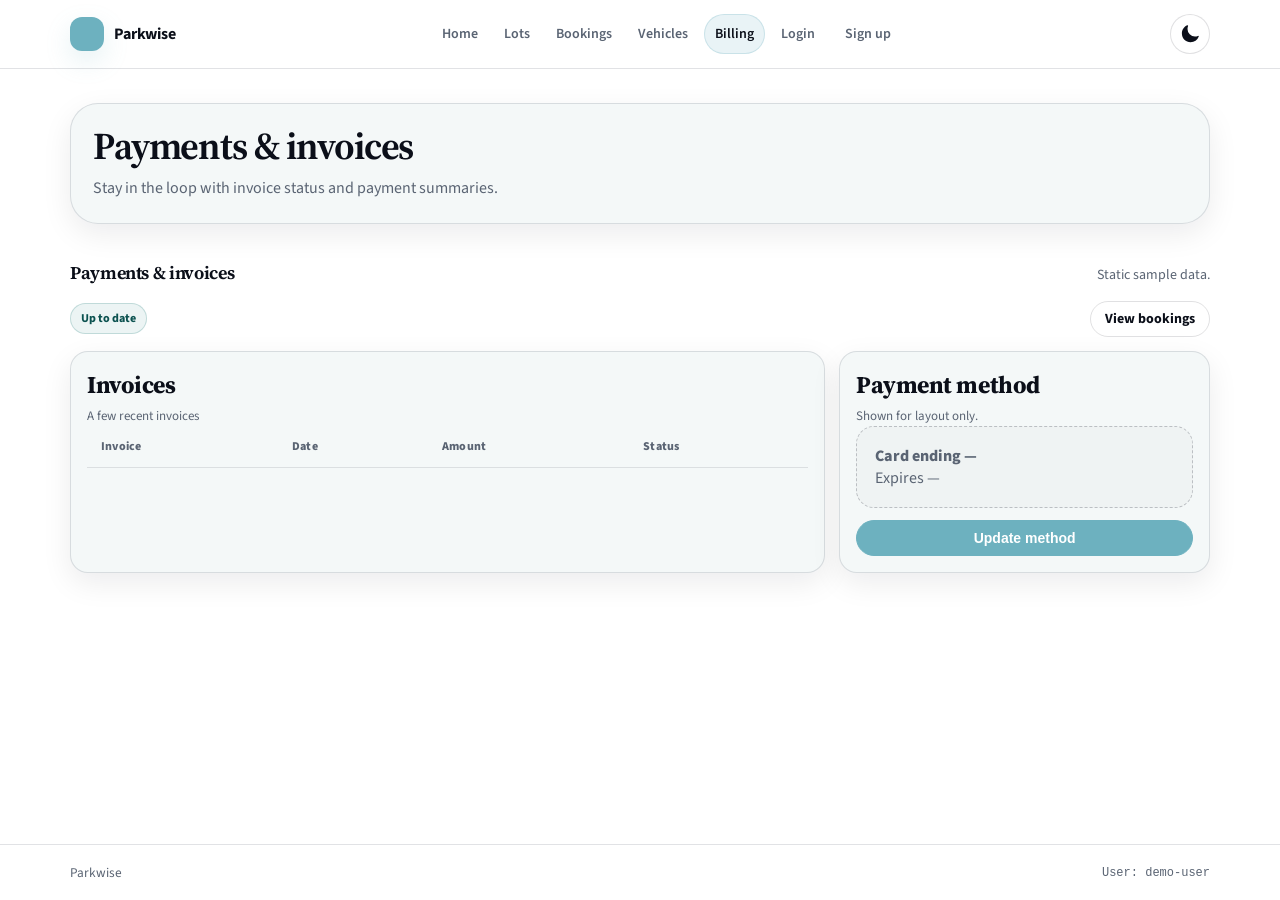
<file: billing.html>
<!doctype html>
<html lang="en">
  <head>
    <meta charset="UTF-8" />
    <meta name="viewport" content="width=device-width, initial-scale=1.0" />
    <meta name="color-scheme" content="light" />
    <title>Billing — Parkwise</title>
    <meta name="description" content="Payments and invoices." />
    <link rel="preconnect" href="https://fonts.googleapis.com" />
    <link rel="preconnect" href="https://fonts.gstatic.com" crossorigin />
    <link
      href="https://fonts.googleapis.com/css2?family=Source+Sans+3:wght@400;600;700&family=Source+Serif+4:wght@500;650;700&display=swap"
      rel="stylesheet"
    />
    <link rel="stylesheet" href="./styles.css" />
  </head>
  <body>
    <a class="skip-link" href="#main">Skip to content</a>
    <div class="app-shell">
      <header class="topbar">
        <div class="container">
          <div class="topbar-inner">
            <a class="brand" href="./index.html">
              <span class="brand-mark" aria-hidden="true"></span>
              <span>Parkwise</span>
            </a>
            <nav class="nav" aria-label="Primary">
              <a href="./index.html">Home</a>
              <a href="./lots.html">Lots</a>
              <a href="./bookings.html">Bookings</a>
              <a href="./vehicles.html">Vehicles</a>
              <a href="./billing.html" aria-current="page">Billing</a>
            </nav>
          </div>
        </div>
      </header>

      <main id="main">
        <section class="page-hero">
          <div class="container">
            <div class="page-hero-card">
              <h1 class="page-hero-title">Payments &amp; invoices</h1>
              <p class="page-hero-sub">Stay in the loop with invoice status and payment summaries.</p>
            </div>
          </div>
        </section>

        <section class="section">
          <div class="container">
            <div class="section-head">
              <h1 class="section-title">Payments &amp; invoices</h1>
              <p class="section-sub">Static sample data.</p>
            </div>

            <div class="toolbar">
              <div class="toolbar-left">
                <span class="badge badge--success">Up to date</span>
              </div>
              <div class="toolbar-right">
                <a class="btn btn--ghost" href="./bookings.html">View bookings</a>
              </div>
            </div>

            <div class="grid">
              <div class="card grid-span-8">
                <div class="card-body">
                  <h2 class="card-title">Invoices</h2>
                  <p class="card-meta">A few recent invoices</p>
                  <table class="table" aria-label="Invoices table">
                    <thead>
                      <tr>
                        <th>Invoice</th>
                        <th>Date</th>
                        <th>Amount</th>
                        <th>Status</th>
                      </tr>
                    </thead>
                    <tbody data-invoices-list>
                    </tbody>
                  </table>
                </div>
              </div>

              <div class="card grid-span-4">
                <div class="card-body">
                  <h2 class="card-title">Payment method</h2>
                  <p class="card-meta">Shown for layout only.</p>
                  <div class="empty" data-payment-summary>
                    <div class="font-weight-800">Card ending —</div>
                    <div>Expires —</div>
                  </div>
                  <div class="card-row">
                    <button class="btn btn--block btn--primary" type="button" data-action="update-payment">Update method</button>
                  </div>
                </div>
              </div>
            </div>
          </div>
        </section>
      </main>

      <footer class="footer">
        <div class="container">
          <div class="footer-inner">
            <small>Parkwise</small>
            <small class="mono">User: demo-user</small>
          </div>
        </div>
      </footer>
    </div>
    <script type="module" src="./js/main.js"></script>
  </body>
</html>
</file>
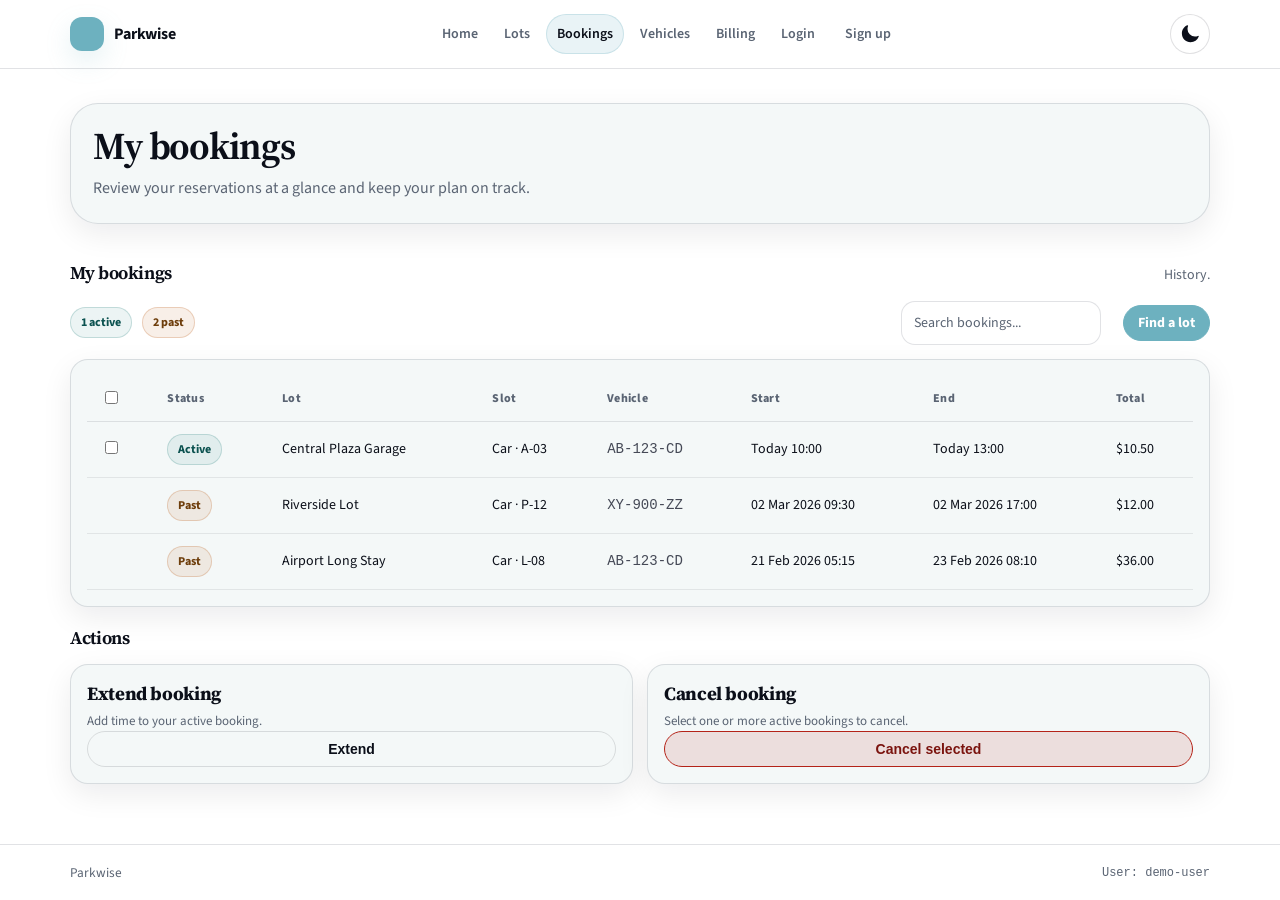
<file: bookings.html>
<!doctype html>
<html lang="en">
  <head>
    <meta charset="UTF-8" />
    <meta name="viewport" content="width=device-width, initial-scale=1.0" />
    <meta name="color-scheme" content="light" />
    <title>Bookings — Parkwise</title>
    <meta name="description" content="Your bookings." />
    <link rel="preconnect" href="https://fonts.googleapis.com" />
    <link rel="preconnect" href="https://fonts.gstatic.com" crossorigin />
    <link
      href="https://fonts.googleapis.com/css2?family=Source+Sans+3:wght@400;600;700&family=Source+Serif+4:wght@500;650;700&display=swap"
      rel="stylesheet"
    />
    <link rel="stylesheet" href="./styles.css" />
  </head>
  <body>
    <a class="skip-link" href="#main">Skip to content</a>
    <div class="app-shell">
      <header class="topbar">
        <div class="container">
          <div class="topbar-inner">
            <a class="brand" href="./index.html">
              <span class="brand-mark" aria-hidden="true"></span>
              <span>Parkwise</span>
            </a>
            <nav class="nav" aria-label="Primary">
              <a href="./index.html">Home</a>
              <a href="./lots.html">Lots</a>
              <a href="./bookings.html" aria-current="page">Bookings</a>
              <a href="./vehicles.html">Vehicles</a>
              <a href="./billing.html">Billing</a>
            </nav>
          </div>
        </div>
      </header>

      <main id="main">
        <section class="page-hero">
          <div class="container">
            <div class="page-hero-card">
              <h1 class="page-hero-title">My bookings</h1>
              <p class="page-hero-sub">Review your reservations at a glance and keep your plan on track.</p>
            </div>
          </div>
        </section>

        <section class="section">
          <div class="container">
            <div class="section-head">
              <h1 class="section-title">My bookings</h1>
              <p class="section-sub">History.</p>
            </div>

            <div class="toolbar">
              <div class="toolbar-left">
                <span class="badge badge--success">1 active</span>
                <span class="badge badge--warning">2 past</span>
              </div>
              <div class="toolbar-right">
                <div class="field margin-right-12">
                  <input type="text" class="control min-width-200" placeholder="Search bookings..." data-bookings-search>
                </div>
                <a class="btn btn--primary" href="./lots.html">Find a lot</a>
              </div>
            </div>

            <div class="card">
              <div class="card-body">
                <table class="table" aria-label="Bookings table">
                  <thead>
                    <tr>
                      <th>
                        <input
                          type="checkbox"
                          aria-label="Select all active bookings"
                          data-action="select-all-active-bookings"
                        />
                      </th>
                      <th>Status</th>
                      <th>Lot</th>
                      <th>Slot</th>
                      <th>Vehicle</th>
                      <th>Start</th>
                      <th>End</th>
                      <th>Total</th>
                    </tr>
                  </thead>
                  <tbody data-bookings-list>
                  </tbody>
                </table>
              </div>
            </div>

            <div class="section-head margin-top-18">
              <h2 class="section-title">Actions</h2>
            </div>
            <div class="grid">
              <div class="card grid-span-6">
                <div class="card-body">
                  <h3 class="card-title">Extend booking</h3>
                  <p class="card-meta">Add time to your active booking.</p>
                  <button class="btn btn--block btn--ghost" type="button" data-action="extend-booking">Extend</button>
                </div>
              </div>
              <div class="card grid-span-6">
                <div class="card-body">
                  <h3 class="card-title">Cancel booking</h3>
                  <p class="card-meta">Select one or more active bookings to cancel.</p>
                  <button class="btn btn--block btn--danger" type="button" data-action="cancel-booking">Cancel selected</button>
                </div>
              </div>
            </div>
          </div>
        </section>
      </main>

      <footer class="footer">
        <div class="container">
          <div class="footer-inner">
            <small>Parkwise</small>
            <small class="mono">User: demo-user</small>
          </div>
        </div>
      </footer>
    </div>
    <script type="module" src="./js/main.js"></script>
  </body>
</html>
</file>
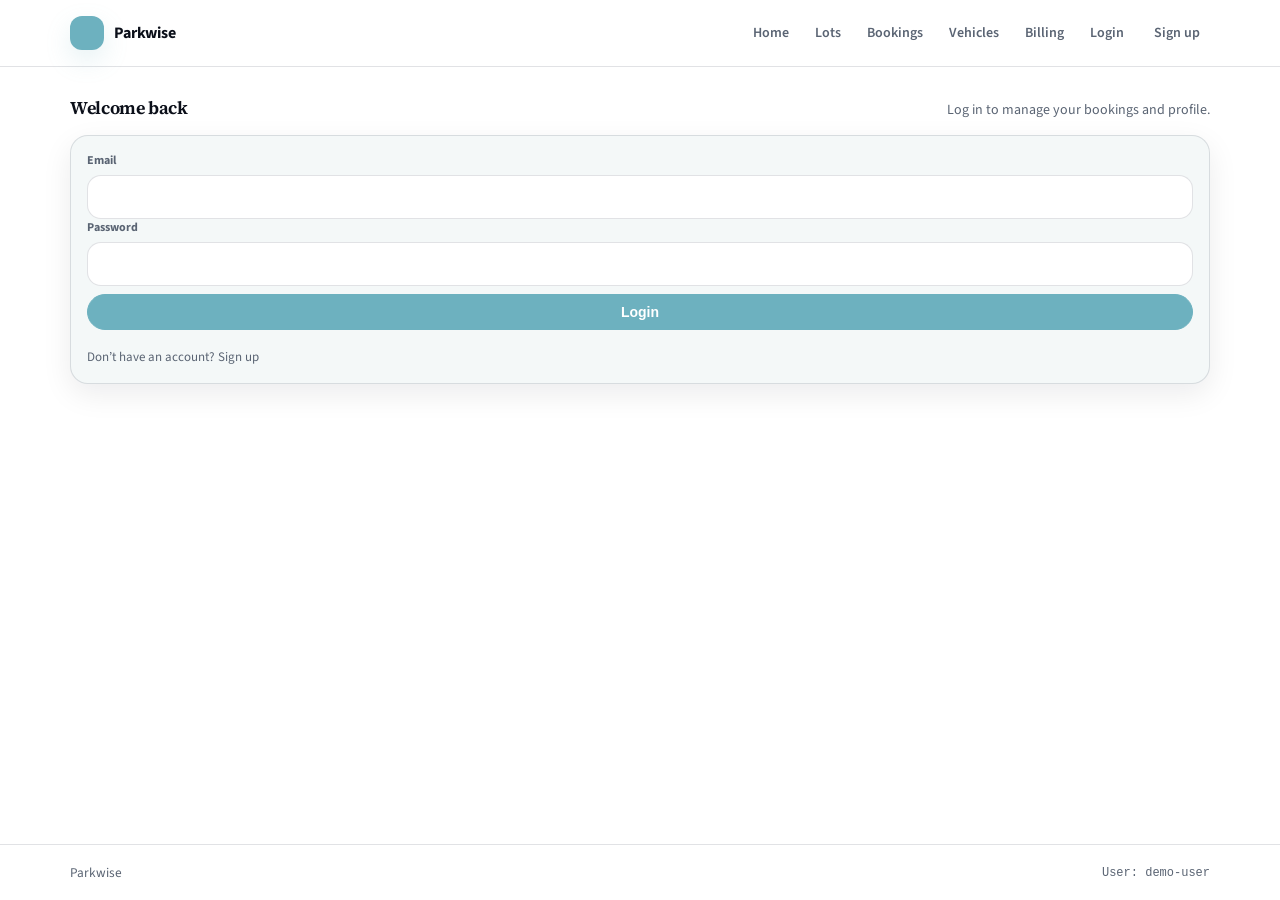
<file: login.html>
<!doctype html>
<html lang="en">
  <head>
    <meta charset="UTF-8" />
    <meta name="viewport" content="width=device-width, initial-scale=1.0" />
    <meta name="color-scheme" content="light" />
    <title>Login — Parkwise</title>
    <link rel="preconnect" href="https://fonts.googleapis.com" />
    <link rel="preconnect" href="https://fonts.gstatic.com" crossorigin />
    <link
      href="https://fonts.googleapis.com/css2?family=Source+Sans+3:wght@400;600;700&family=Source+Serif+4:wght@500;650;700&display=swap"
      rel="stylesheet"
    />
    <link rel="stylesheet" href="./styles.css" />
  </head>
  <body>
    <a class="skip-link" href="#main">Skip to content</a>
    <div class="app-shell">
      <header class="topbar">
        <div class="container">
          <div class="topbar-inner">
            <a class="brand" href="./index.html">
              <span class="brand-mark" aria-hidden="true"></span>
              <span>Parkwise</span>
            </a>

            <nav class="nav" aria-label="Primary">
              <a href="./index.html">Home</a>
              <a href="./lots.html">Lots</a>
              <a href="./bookings.html">Bookings</a>
              <a href="./vehicles.html">Vehicles</a>
              <a href="./billing.html">Billing</a>
            </nav>
          </div>
        </div>
      </header>

      <main id="main">
        <section class="section">
          <div class="container container--narrow">
            <div class="section-head">
              <h1 class="section-title">Welcome back</h1>
              <p class="section-sub">Log in to manage your bookings and profile.</p>
            </div>

            <div class="card">
              <div class="card-body">
                <form data-auth-login-form>
                  <div class="field">
                    <label for="email">Email</label>
                    <input id="email" name="email" type="email" class="control" required />
                  </div>
                  <div class="field">
                    <label for="password">Password</label>
                    <input id="password" name="password" type="password" class="control" required />
                  </div>
                  <div class="field margin-top-8">
                    <button type="submit" class="btn btn--primary btn--block">Login</button>
                  </div>
                  <div class="field margin-top-18">
                    <p class="card-meta">
                      Don’t have an account? <a href="./signup.html">Sign up</a>
                    </p>
                  </div>
                  <div class="field margin-top-10">
                    <div data-auth-message class="card-meta"></div>
                  </div>
                </form>
              </div>
            </div>
          </div>
        </section>
      </main>

      <footer class="footer">
        <div class="container">
          <div class="footer-inner">
            <small>Parkwise</small>
            <small class="mono">User: demo-user</small>
          </div>
        </div>
      </footer>
    </div>

    <script type="module">
      import { initAuthNav, initLoginForm } from "./js/lib/auth.js";
      initAuthNav();
      initLoginForm();
    </script>
  </body>
</html>
</file>
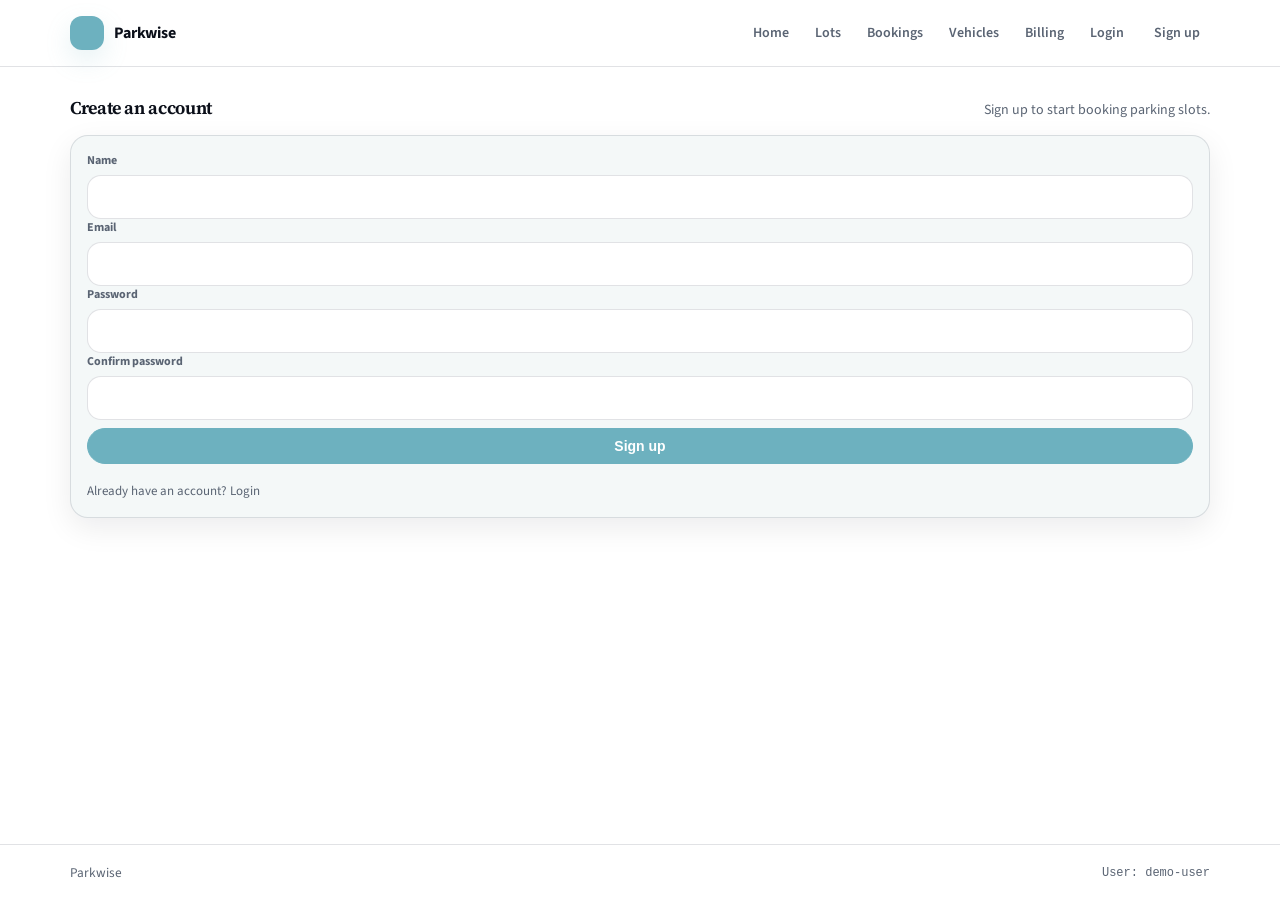
<file: signup.html>
<!doctype html>
<html lang="en">
  <head>
    <meta charset="UTF-8" />
    <meta name="viewport" content="width=device-width, initial-scale=1.0" />
    <meta name="color-scheme" content="light" />
    <title>Sign up — Parkwise</title>
    <link rel="preconnect" href="https://fonts.googleapis.com" />
    <link rel="preconnect" href="https://fonts.gstatic.com" crossorigin />
    <link
      href="https://fonts.googleapis.com/css2?family=Source+Sans+3:wght@400;600;700&family=Source+Serif+4:wght@500;650;700&display=swap"
      rel="stylesheet"
    />
    <link rel="stylesheet" href="./styles.css" />
  </head>
  <body>
    <a class="skip-link" href="#main">Skip to content</a>
    <div class="app-shell">
      <header class="topbar">
        <div class="container">
          <div class="topbar-inner">
            <a class="brand" href="./index.html">
              <span class="brand-mark" aria-hidden="true"></span>
              <span>Parkwise</span>
            </a>

            <nav class="nav" aria-label="Primary">
              <a href="./index.html">Home</a>
              <a href="./lots.html">Lots</a>
              <a href="./bookings.html">Bookings</a>
              <a href="./vehicles.html">Vehicles</a>
              <a href="./billing.html">Billing</a>
            </nav>
          </div>
        </div>
      </header>

      <main id="main">
        <section class="section">
          <div class="container container--narrow">
            <div class="section-head">
              <h1 class="section-title">Create an account</h1>
              <p class="section-sub">Sign up to start booking parking slots.</p>
            </div>

            <div class="card">
              <div class="card-body">
                <form data-auth-signup-form>
                  <div class="field">
                    <label for="name">Name</label>
                    <input id="name" name="name" type="text" class="control" required />
                  </div>
                  <div class="field">
                    <label for="email">Email</label>
                    <input id="email" name="email" type="email" class="control" required />
                  </div>
                  <div class="field">
                    <label for="password">Password</label>
                    <input id="password" name="password" type="password" class="control" required />
                  </div>
                  <div class="field">
                    <label for="confirmPassword">Confirm password</label>
                    <input id="confirmPassword" name="confirmPassword" type="password" class="control" required />
                  </div>
                  <div class="field margin-top-8">
                    <button type="submit" class="btn btn--primary btn--block">Sign up</button>
                  </div>
                  <div class="field margin-top-18">
                    <p class="card-meta">
                      Already have an account? <a href="./login.html">Login</a>
                    </p>
                  </div>
                  <div class="field margin-top-10">
                    <div data-auth-message class="card-meta"></div>
                  </div>
                </form>
              </div>
            </div>
          </div>
        </section>
      </main>

      <footer class="footer">
        <div class="container">
          <div class="footer-inner">
            <small>Parkwise</small>
            <small class="mono">User: demo-user</small>
          </div>
        </div>
      </footer>
    </div>

    <script type="module">
      import { initAuthNav, initSignupForm } from "./js/lib/auth.js";
      initAuthNav();
      initSignupForm();
    </script>
  </body>
</html>
</file>
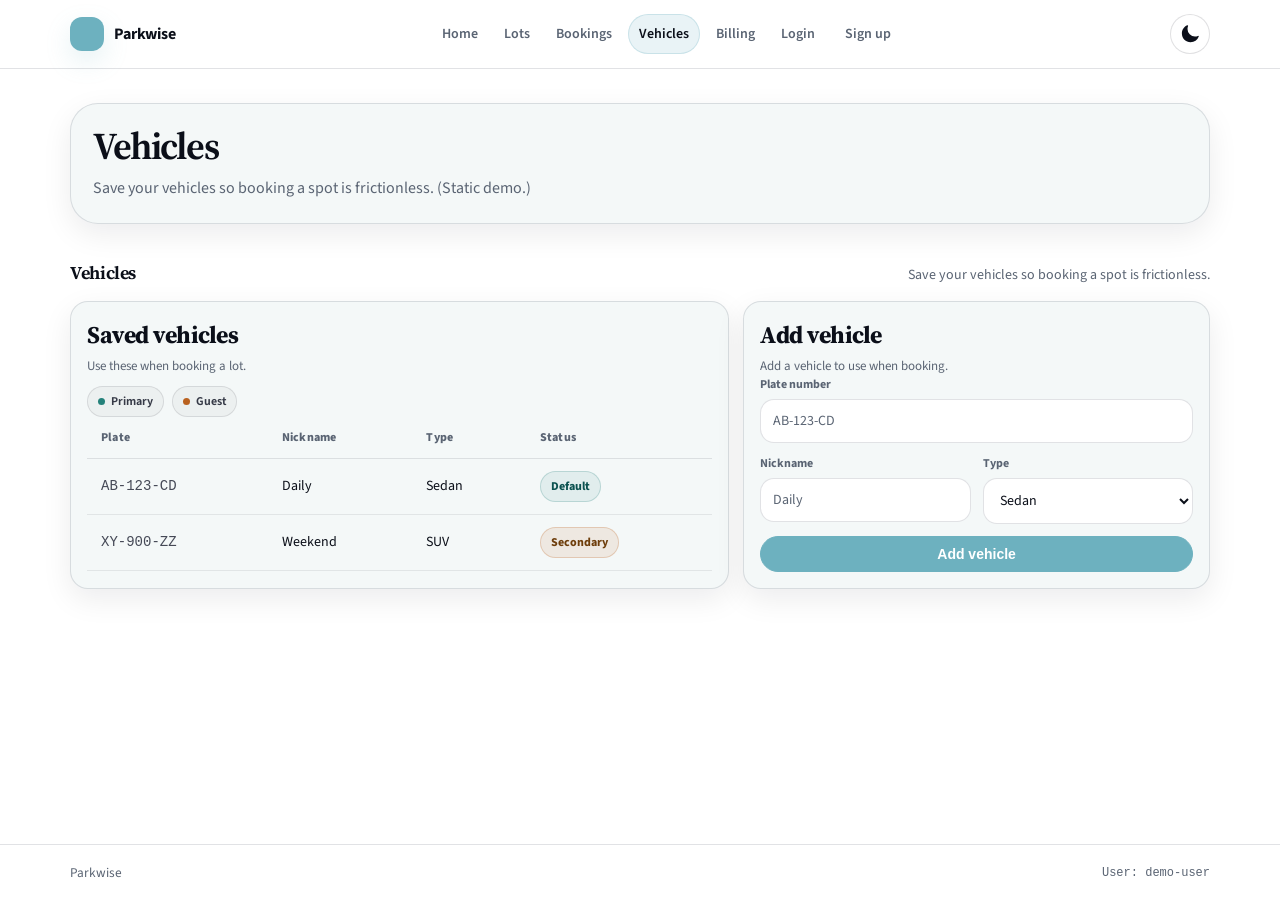
<file: vehicles.html>
<!doctype html>
<html lang="en">
  <head>
    <meta charset="UTF-8" />
    <meta name="viewport" content="width=device-width, initial-scale=1.0" />
    <meta name="color-scheme" content="light" />
    <title>Vehicles — Parkwise</title>
    <meta name="description" content="Your vehicles." />
    <link rel="preconnect" href="https://fonts.googleapis.com" />
    <link rel="preconnect" href="https://fonts.gstatic.com" crossorigin />
    <link
      href="https://fonts.googleapis.com/css2?family=Source+Sans+3:wght@400;600;700&family=Source+Serif+4:wght@500;650;700&display=swap"
      rel="stylesheet"
    />
    <link rel="stylesheet" href="./styles.css" />
  </head>
  <body>
    <a class="skip-link" href="#main">Skip to content</a>
    <div class="app-shell">
      <header class="topbar">
        <div class="container">
          <div class="topbar-inner">
            <a class="brand" href="./index.html">
              <span class="brand-mark" aria-hidden="true"></span>
              <span>Parkwise</span>
            </a>
            <nav class="nav" aria-label="Primary">
              <a href="./index.html">Home</a>
              <a href="./lots.html">Lots</a>
              <a href="./bookings.html">Bookings</a>
              <a href="./vehicles.html" aria-current="page">Vehicles</a>
              <a href="./billing.html">Billing</a>
            </nav>
          </div>
        </div>
      </header>

      <main id="main">
        <section class="page-hero">
          <div class="container">
            <div class="page-hero-card">
              <h1 class="page-hero-title">Vehicles</h1>
              <p class="page-hero-sub">Save your vehicles so booking a spot is frictionless. (Static demo.)</p>
            </div>
          </div>
        </section>

        <section class="section">
          <div class="container">
            <div class="section-head">
              <h1 class="section-title">Vehicles</h1>
              <p class="section-sub">Save your vehicles so booking a spot is frictionless.</p>
            </div>

            <div class="grid">
              <div class="card grid-span-7">
                <div class="card-body">
                  <h2 class="card-title">Saved vehicles</h2>
                  <p class="card-meta">Use these when booking a lot.</p>
                  <div class="pill-row">
                    <span class="pill"><span class="dot dot--success" aria-hidden="true"></span> Primary</span>
                    <span class="pill"><span class="dot dot--warning" aria-hidden="true"></span> Guest</span>
                  </div>

                  <table class="table" aria-label="Vehicles table">
                    <thead>
                      <tr>
                        <th>Plate</th>
                        <th>Nickname</th>
                        <th>Type</th>
                        <th>Status</th>
                      </tr>
                    </thead>
                    <tbody data-vehicle-list>
                      <!-- Vehicle rows will be rendered by JS -->
                    </tbody>
                  </table>
                </div>
              </div>

              <div class="card grid-span-5">
                <div class="card-body">
                  <h2 class="card-title">Add vehicle</h2>
                  <p class="card-meta">Add a vehicle to use when booking.</p>
                  <form class="form" data-form="add-vehicle" action="#" method="post">
                    <div class="field">
                      <label for="plate">Plate number</label>
                      <input id="plate" name="plate" class="control" type="text" placeholder="AB-123-CD" required />
                    </div>
                    <div class="form-row">
                      <div class="field">
                        <label for="nickname">Nickname</label>
                        <input id="nickname" name="nickname" class="control" type="text" placeholder="Daily" />
                      </div>
                      <div class="field">
                        <label for="type">Type</label>
                        <select id="type" name="type" class="control">
                          <option>Sedan</option>
                          <option>SUV</option>
                          <option>Hatchback</option>
                          <option>Motorcycle</option>
                        </select>
                      </div>
                    </div>
                    <button class="btn btn--block btn--primary" type="submit">Add vehicle</button>
                  </form>
                </div>
              </div>
            </div>
          </div>
        </section>
      </main>

      <footer class="footer">
        <div class="container">
          <div class="footer-inner">
            <small>Parkwise</small>
            <small class="mono">User: demo-user</small>
          </div>
        </div>
      </footer>
    </div>
    <script type="module" src="./js/main.js"></script>
  </body>
</html>
</file>
<file: styles.css>
:root{
  --bg: #ffffff;
  --bg-elev: #f4f8f8;
  --bg-soft: #ffeaec;
  --text: #0b0f19;
  --muted: #5a6473;
  --border: rgba(15, 23, 42, .12);
  --shadow: 0 18px 50px rgba(2, 6, 23, .08);
  --shadow-soft: 0 10px 30px rgba(2, 6, 23, .08);
  --focus: 2px solid rgba(109, 177, 191, .50);

  --brand: #6DB1BF;
  --brand-2: #3F6C51;
  --accent: #F39A9D;
  --success: #3F6C51;
  --warning: #F39A9D;
  --danger: #B42318;

  --radius-sm: 12px;
  --radius-md: 18px;
  --radius-lg: 28px;

  --container: 1180px;
  --gutter: 20px;

  --font-sans: "Source Sans 3", ui-sans-serif, system-ui, -apple-system, "Segoe UI", Roboto, Helvetica, Arial, "Apple Color Emoji","Segoe UI Emoji";
  --font-serif: "Source Serif 4", ui-serif, Georgia, Cambria, "Times New Roman", Times, serif;
  --font: var(--font-sans);
  --mono: ui-monospace, SFMono-Regular, Menlo, Monaco, Consolas, "Liberation Mono", "Courier New", monospace;
}

[data-theme="dark"] {
  --bg: #0b0f19;
  --bg-elev: #1a1f2e;
  --bg-soft: #2a2f3e;
  --text: #ffffff;
  --muted: #a5a9b6;
  --border: rgba(255, 255, 255, .12);
  --shadow: 0 18px 50px rgba(0, 0, 0, .3);
  --shadow-soft: 0 10px 30px rgba(0, 0, 0, .3);
  --focus: 2px solid rgba(109, 177, 191, .50);
}

*{ box-sizing: border-box; }
html, body{ height: 100%; }
body{
  margin: 0;
  font-family: var(--font);
  color: var(--text);
  background: var(--bg);
}

a{ color: inherit; text-decoration: none; }
a:hover{ text-decoration: none; }

h1, h2, h3{
  font-family: var(--font-serif);
  font-weight: 650;
  letter-spacing: -0.03em;
}

p{ line-height: 1.6; }

.skip-link{
  position: absolute;
  top: 10px;
  left: 10px;
  padding: 10px 12px;
  border-radius: 10px;
  background: var(--bg);
  border: 1px solid var(--border);
  box-shadow: var(--shadow-soft);
  transform: translateY(-200%);
  transition: transform .18s ease;
  z-index: 9999;
}
.skip-link:focus{ transform: translateY(0); outline: none; }

.container{
  max-width: var(--container);
  margin: 0 auto;
  padding: 0 var(--gutter);
}

.app-shell{
  min-height: 100%;
  display: flex;
  flex-direction: column;
}

.topbar{
  position: sticky;
  top: 0;
  z-index: 50;
  background: var(--bg);
  border-bottom: 1px solid var(--border);
}
.topbar-inner{
  display: flex;
  align-items: center;
  justify-content: space-between;
  gap: 14px;
  padding: 14px 0;
}
.brand{
  display: flex;
  align-items: center;
  gap: 10px;
  font-weight: 700;
  letter-spacing: -0.01em;
}
.brand-mark{
  width: 34px;
  height: 34px;
  border-radius: 12px;
  background: var(--brand);
  box-shadow: 0 10px 26px rgba(109,177,191,.18);
}

[data-theme="dark"] .brand-mark {
  box-shadow: 0 10px 26px rgba(109,177,191,.3);
}

.nav{
  display: flex;
  align-items: center;
  gap: 6px;
  flex-wrap: wrap;
}
.nav a{
  padding: 9px 10px;
  border-radius: 999px;
  color: var(--muted);
  font-weight: 600;
  font-size: 14px;
}
.nav a[aria-current="page"]{
  color: var(--text);
  background: rgba(109,177,191,.15);
  border: 1px solid rgba(109,177,191,.25);
}

.nav a:focus{ outline: var(--focus); outline-offset: 2px; }

main{
  flex: 1 1 auto;
}

.hero{
  padding: 54px 0 10px;
}
.hero-grid{
  display: grid;
  grid-template-columns: 1.2fr .8fr;
  gap: 22px;
  align-items: stretch;
}
.hero-card{
  border: 1px solid var(--border);
  background: var(--bg-elev);
  border-radius: var(--radius-lg);
  padding: 28px;
  box-shadow: var(--shadow-soft);
  overflow: hidden;
  position: relative;
}

.hero-card::before{
  display: none;
}
.hero h1{
  margin: 0 0 10px;
  font-size: clamp(34px, 4.2vw, 56px);
  letter-spacing: -0.05em;
  line-height: 1.05;
}
.hero p{
  margin: 0 0 18px;
  max-width: 62ch;
  color: var(--muted);
  line-height: 1.55;
}
.hero-aside{
  border: 1px solid var(--border);
  background: var(--bg-elev);
  border-radius: var(--radius-lg);
  padding: 18px;
  box-shadow: var(--shadow-soft);
}

.hero-media{
  border: 1px solid rgba(15, 23, 42, .10);
  background: var(--bg-soft);
  border-radius: var(--radius-lg);
  overflow: hidden;
  box-shadow: var(--shadow-soft);
}
.hero-media img{
  width: 100%;
  height: 100%;
  object-fit: cover;
  display: block;
}

.page-hero{
  padding: 34px 0 8px;
}
.page-hero-grid{
  display: grid;
  grid-template-columns: 1.25fr .75fr;
  gap: 18px;
  align-items: stretch;
}
.page-hero-card{
  border: 1px solid var(--border);
  background: var(--bg-elev);
  border-radius: var(--radius-lg);
  padding: 22px;
  box-shadow: var(--shadow-soft);
}
.page-hero-title{
  margin: 0 0 8px;
  font-size: clamp(26px, 3.0vw, 38px);
  line-height: 1.1;
}
.page-hero-sub{
  margin: 0;
  color: var(--muted);
  max-width: 66ch;
}
.page-hero-media{
  border: 1px solid rgba(15, 23, 42, .10);
  background: var(--bg-soft);
  border-radius: var(--radius-lg);
  overflow: hidden;
  box-shadow: var(--shadow-soft);
}
.page-hero-media img{
  width: 100%;
  height: 100%;
  display: block;
  object-fit: cover;
}
.stat{
  display: grid;
  grid-template-columns: 1fr auto;
  align-items: baseline;
  padding: 12px 12px;
  border-radius: 14px;
  border: 1px solid rgba(2, 6, 23, .06);
  background: rgba(255, 255, 255, .7);
}
.stat + .stat{ margin-top: 10px; }
.stat .stat-key{ font-size: 13px; color: var(--muted); font-weight: 600; }
.stat .stat-value{ font-size: 20px; font-weight: 760; letter-spacing: -0.03em; }

.section{
  padding: 18px 0 40px;
}
.section-head{
  display: flex;
  align-items: baseline;
  justify-content: space-between;
  gap: 12px;
  margin: 10px 0 14px;
}
.section-title{
  margin: 0;
  font-size: 18px;
  letter-spacing: -0.02em;
}
.section-sub{
  margin: 0;
  color: var(--muted);
  font-size: 14px;
}

.grid{
  display: grid;
  grid-template-columns: repeat(12, 1fr);
  gap: 14px;
}

.card{
  border: 1px solid var(--border);
  background: var(--bg-elev);
  border-radius: var(--radius-md);
  box-shadow: var(--shadow-soft);
  overflow: hidden;
}

.card-media{
  aspect-ratio: 16 / 9;
  background: var(--bg-soft);
  border-bottom: 1px solid rgba(15, 23, 42, .08);
}
.card-media img{
  width: 100%;
  height: 100%;
  object-fit: cover;
  display: block;
}
.card-body{ padding: 16px; }

.slot-grid{
  display: flex;
  flex-wrap: wrap;
  gap: 10px;
}
.slot-option{
  cursor: pointer;
  border: 1px solid rgba(2,6,23,.12);
  background: rgba(255,255,255,.9);
  padding: 10px 14px;
  border-radius: 12px;
  font-weight: 600;
  font-size: 14px;
}
.slot-option:hover{ background: rgba(2,6,23,.04); }
.slot-option--selected{
  border-color: var(--brand);
  background: rgba(109,177,191,.12);
  color: var(--brand);
}
.slot-type-btn{
  cursor: pointer;
  border: 1px solid rgba(2,6,23,.12);
  background: rgba(255,255,255,.9);
  padding: 8px 14px;
  border-radius: 999px;
  font-weight: 600;
  font-size: 14px;
}
.slot-type-btn[aria-selected="true"]{
  border-color: var(--brand);
  background: rgba(109,177,191,.12);
  color: var(--brand);
}

.payment-layout{
  display: grid;
  grid-template-columns: 1fr 1.2fr;
  gap: 24px;
  align-items: start;
}
@media (max-width: 720px){ .payment-layout{ grid-template-columns: 1fr; } }
.payment-order{ max-width: 360px; }
.payment-summary{
  margin: 0;
  display: grid;
  grid-template-columns: 1fr auto;
  gap: 8px 24px;
  font-size: 14px;
}
.payment-summary dt{ color: var(--muted); font-weight: 600; }
.payment-summary dd{ margin: 0; }
.payment-summary .payment-total{ font-size: 16px; font-weight: 700; margin-top: 10px; padding-top: 10px; border-top: 1px solid var(--border); }

.payment-summary-title {
  font-weight: 800;
}
.payment-form-card{ max-width: 420px; }
.card-title{
  margin: 0 0 6px;
  font-weight: 740;
  letter-spacing: -0.02em;
}
.card-meta{
  margin: 0;
  color: var(--muted);
  font-size: 13px;
  line-height: 1.45;
}
.card-row{
  display: flex;
  align-items: center;
  justify-content: space-between;
  gap: 12px;
  margin-top: 12px;
}

.pill-row{
  display: flex;
  flex-wrap: wrap;
  gap: 8px;
  margin-top: 10px;
}
.pill{
  display: inline-flex;
  align-items: center;
  gap: 6px;
  font-size: 12px;
  font-weight: 650;
  color: rgba(2, 6, 23, .78);
  padding: 6px 10px;
  border-radius: 999px;
  border: 1px solid rgba(2, 6, 23, .10);
  background: rgba(2, 6, 23, .03);
}

/* Ensure selected slot styling wins over generic .pill styling */
.slot-option.slot-option--selected{
  border-color: var(--brand);
  background: rgba(109,177,191,.12);
  color: var(--brand);
  box-shadow: 0 0 0 3px rgba(109,177,191,.18);
}
.dot{
  width: 7px;
  height: 7px;
  border-radius: 999px;
  background: rgba(2, 6, 23, .35);
}
.dot--success{ background: rgba(15, 118, 110, .9); }
.dot--warning{ background: rgba(180, 83, 9, .9); }
.dot--danger{ background: rgba(180, 35, 24, .9); }

.btn{
  border: 1px solid rgba(2, 6, 23, .12);
  background: rgba(255,255,255,.9);
  color: var(--text);
  font-weight: 700;
  border-radius: 999px;
  padding: 10px 14px;
  cursor: pointer;
  transition: transform .06s ease, box-shadow .16s ease, background .16s ease;
  display: inline-flex;
  align-items: center;
  justify-content: center;
  gap: 8px;
  font-size: 14px;
  line-height: 1;
  user-select: none;
}
.btn:hover{
  background: rgba(2, 6, 23, .03);
  box-shadow: 0 12px 24px rgba(2, 6, 23, .10);
}
.btn:active{ transform: translateY(1px); }
.btn:focus{ outline: var(--focus); outline-offset: 2px; }
.btn--primary{
  border: 1px solid var(--brand);
  background: var(--brand);
  color: #fff;
}
.btn--primary:hover{
  box-shadow: 0 12px 20px rgba(109,177,191,.16);
}
.btn--danger{
  border: 1px solid var(--danger);
  background: rgba(180, 35, 24, .12);
  color: rgba(120, 15, 10, .98);
}
.btn--ghost{
  background: transparent;
  border: 1px solid rgba(2,6,23,.12);
}
.btn--small{ padding: 8px 12px; font-size: 13px; }
.btn--block{ width: 100%; }
.btn[disabled]{ opacity: .55; cursor: not-allowed; box-shadow: none; }

.theme-toggle {
  border: 1px solid rgba(2, 6, 23, .12);
  background: rgba(255,255,255,.9);
  color: var(--text);
  border-radius: 50%;
  width: 40px;
  height: 40px;
  cursor: pointer;
  transition: background .16s ease, box-shadow .16s ease;
  display: flex;
  align-items: center;
  justify-content: center;
  padding: 0;
  margin-left: 12px;
}

.theme-toggle:hover {
  background: rgba(2, 6, 23, .03);
  box-shadow: 0 8px 16px rgba(2, 6, 23, .10);
}

.theme-toggle:focus {
  outline: var(--focus);
  outline-offset: 2px;
}

.theme-toggle .theme-icon {
  width: 20px;
  height: 20px;
}

.theme-toggle .theme-icon--light {
  display: none;
}

.theme-toggle .theme-icon--dark {
  display: block;
}

[data-theme="dark"] .theme-toggle {
  border: 1px solid rgba(255, 255, 255, .12);
  background: rgba(0, 0, 0, .2);
}

[data-theme="dark"] .theme-toggle:hover {
  background: rgba(255, 255, 255, .1);
}

[data-theme="dark"] .theme-toggle .theme-icon--light {
  display: block;
}

[data-theme="dark"] .theme-toggle .theme-icon--dark {
  display: none;
}

.grid-span-4{ grid-column: span 4; }
.grid-span-5{ grid-column: span 5; }
.grid-span-6{ grid-column: span 6; }
.grid-span-7{ grid-column: span 7; }
.grid-span-8{ grid-column: span 8; }

.margin-right-12{ margin-right: 12px; }
.margin-top-8{ margin-top: 8px; }
.margin-top-16{ margin-top: 16px; }
.margin-top-18{ margin-top: 18px; }
.margin-bottom-18{ margin-bottom: 18px; }

.min-width-200{ min-width: 200px; }

.display-none{ display: none; }

.font-weight-800{ font-weight: 800; }

.fare-display{
  font-size: 18px;
  margin-top: 4px;
}

.auth-status{
  display: inline-flex;
  align-items: center;
  gap: 10px;
}

.auth-name{
  font-weight: 700;
  color: var(--muted);
}

.auth-link{
  font-size: 13px;
  color: var(--muted);
  text-decoration: none;
}

.auth-link:hover{
  text-decoration: underline;
}

.form{
  display: grid;
  gap: 12px;
}
.form-row{
  display: grid;
  grid-template-columns: 1fr 1fr;
  gap: 12px;
}
.field label{
  display: block;
  font-size: 12px;
  color: var(--muted);
  margin-bottom: 6px;
  font-weight: 700;
}
.control{
  width: 100%;
  padding: 11px 12px;
  border-radius: 14px;
  border: 1px solid var(--border);
  background: var(--bg);
  font: inherit;
  font-size: 14px;
  color: var(--text);
}
.control:focus{
  outline: var(--focus);
  outline-offset: 2px;
}
.control::placeholder{ color: var(--muted); }

.toolbar{
  display: flex;
  align-items: center;
  justify-content: space-between;
  gap: 10px;
  flex-wrap: wrap;
  margin: 10px 0 14px;
}
.toolbar-left, .toolbar-right{
  display: flex;
  align-items: center;
  gap: 10px;
  flex-wrap: wrap;
}

.table{
  width: 100%;
  border-collapse: collapse;
}
.table th{
  text-align: left;
  font-size: 12px;
  color: var(--muted);
  letter-spacing: .02em;
  font-weight: 800;
  padding: 12px 14px;
  border-bottom: 1px solid rgba(2,6,23,.10);
}
.table td{
  padding: 12px 14px;
  border-bottom: 1px solid rgba(2,6,23,.08);
  font-size: 14px;
}
.table tr:hover td{
  background: rgba(2, 6, 23, .02);
}
.mono{ font-family: var(--mono); font-size: 12px; color: rgba(2,6,23,.72); }

.badge{
  display: inline-flex;
  align-items: center;
  gap: 6px;
  font-size: 12px;
  font-weight: 750;
  padding: 6px 10px;
  border-radius: 999px;
  border: 1px solid rgba(2, 6, 23, .10);
  background: rgba(2, 6, 23, .03);
}
.badge--success{ border-color: rgba(15,118,110,.20); background: rgba(15,118,110,.08); color: rgba(7,79,76,.98); }
.badge--warning{ border-color: rgba(180,83,9,.22); background: rgba(180,83,9,.09); color: rgba(107,58,7,.98); }
.badge--danger{ border-color: rgba(180,35,24,.22); background: rgba(180,35,24,.09); color: rgba(120,15,10,.98); }

.footer{
  border-top: 1px solid var(--border);
  background: var(--bg);
}
.footer-inner{
  padding: 18px 0;
  display: flex;
  align-items: center;
  justify-content: space-between;
  gap: 12px;
  flex-wrap: wrap;
}
.footer small{ color: var(--muted); }

.viewport-info {
  color: var(--brand);
  font-weight: 600;
}

@media (max-width: 480px) {
  .viewport-info {
    display: none;
  }
}

.toast-host{
  position: fixed;
  right: 16px;
  bottom: 16px;
  display: grid;
  gap: 10px;
  z-index: 120;
}
.toast{
  width: min(420px, calc(100vw - 32px));
  border-radius: 16px;
  border: 1px solid rgba(2,6,23,.14);
  background: rgba(255,255,255,.92);
  box-shadow: var(--shadow);
  padding: 12px 12px;
  display: grid;
  grid-template-columns: 1fr auto;
  gap: 10px;
  align-items: start;
}
.toast .toast-title{ font-weight: 800; margin: 0 0 4px; letter-spacing: -0.01em; }
.toast .toast-message{ margin: 0; color: var(--muted); font-size: 13px; line-height: 1.45; }
.toast--success{ border-color: rgba(15,118,110,.25); background: rgba(15,118,110,.06); }
.toast--error{ border-color: rgba(180,35,24,.25); background: rgba(180,35,24,.06); }
.toast--info{ border-color: rgba(109,177,191,.2); background: rgba(109,177,191,.04); }

.modal-backdrop{
  position: fixed;
  inset: 0;
  background: rgba(2, 6, 23, .46);
  backdrop-filter: blur(8px);
  display: grid;
  place-items: center;
  z-index: 110;
  padding: 20px;
}
.modal{
  width: min(720px, 100%);
  border-radius: 22px;
  border: 1px solid var(--border);
  background: var(--bg);
  box-shadow: var(--shadow);
  overflow: hidden;
}
.modal-head{
  padding: 14px 16px;
  display: flex;
  align-items: center;
  justify-content: space-between;
  gap: 12px;
  border-bottom: 1px solid var(--border);
}
.modal-head h3{
  margin: 0;
  font-size: 15px;
  letter-spacing: -0.02em;
  flex: 1;
}

.modal-close-btn{
  font-size: 24px;
  padding: 0 8px;
  flex-shrink: 0;
}
.modal-body{ padding: 16px; }
.modal-foot{
  padding: 14px 16px;
  display: flex;
  justify-content: flex-end;
  gap: 10px;
  border-top: 1px solid rgba(2,6,23,.10);
}

.empty{
  border: 1px dashed rgba(2,6,23,.22);
  background: rgba(2,6,23,.02);
  border-radius: 18px;
  padding: 18px;
  color: var(--muted);
}

.noscript{
  margin: 14px;
  padding: 12px 14px;
  border-radius: 14px;
  border: 1px solid rgba(180,35,24,.22);
  background: rgba(180,35,24,.08);
  color: rgba(120,15,10,.98);
}

/* Back to Top Button */
.back-to-top {
  position: fixed;
  bottom: 20px;
  right: 20px;
  width: 50px;
  height: 50px;
  border-radius: 50%;
  background: var(--brand);
  color: white;
  border: none;
  cursor: pointer;
  box-shadow: var(--shadow);
  transition: all 0.3s ease;
  z-index: 1000;
  display: flex;
  align-items: center;
  justify-content: center;
  opacity: 0;
  transform: translateY(100px);
}

.back-to-top.visible {
  opacity: 1;
  transform: translateY(0);
}

.back-to-top:hover {
  background: var(--brand-2);
  box-shadow: var(--shadow-soft);
  transform: translateY(-2px);
}

.back-to-top:active {
  transform: translateY(0);
}

.back-to-top svg {
  width: 24px;
  height: 24px;
}

@media (max-width: 768px) {
  .back-to-top {
    bottom: 15px;
    right: 15px;
    width: 45px;
    height: 45px;
  }
  
  .back-to-top svg {
    width: 20px;
    height: 20px;
  }
}

/* Visibility utilities */
.is-hidden{ display: none !important; }
.is-visible{ display: block !important; }

/* Message color utilities */
.text-error{ color: var(--danger); }
.text-success{ color: var(--success); }

@media (max-width: 920px){
  .hero-grid{ grid-template-columns: 1fr; }
  .page-hero-grid{ grid-template-columns: 1fr; }
  .form-row{ grid-template-columns: 1fr; }
}
</file>
